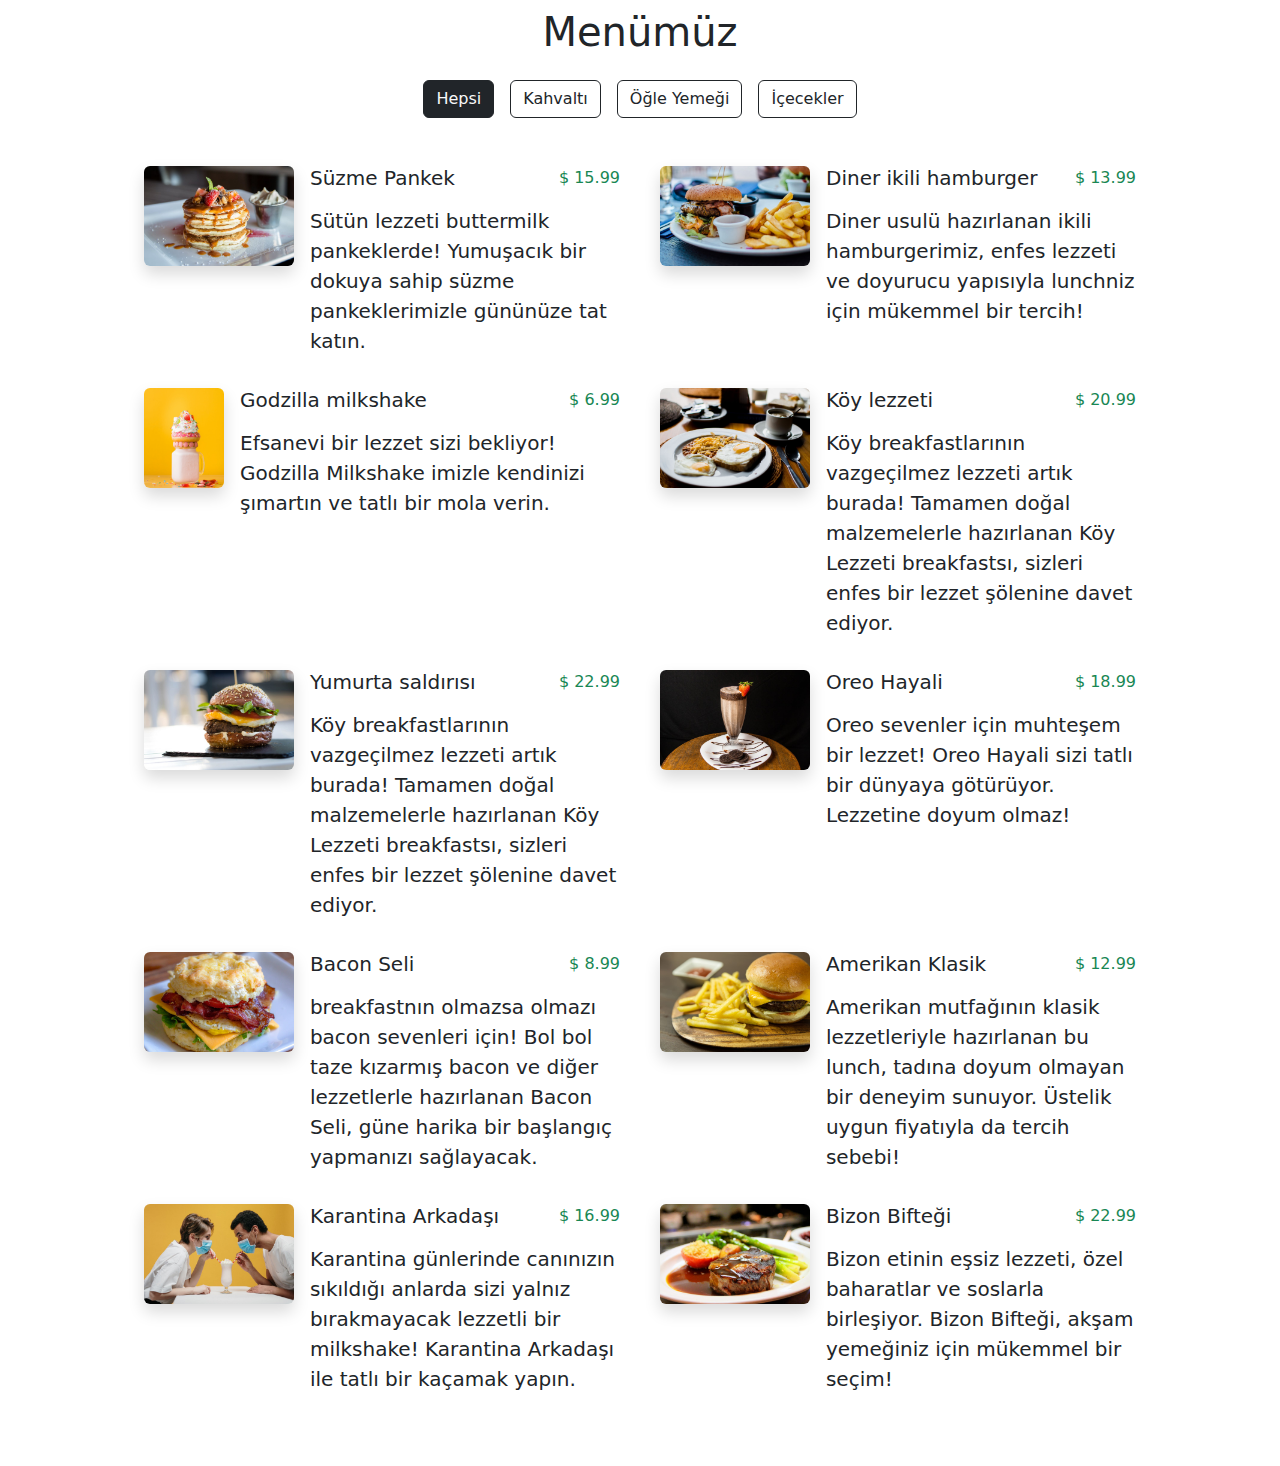
<file: index.html>
<!DOCTYPE html>
<html lang="en">

<head>
    <meta charset="UTF-8" />
    <meta name="viewport" content="width=device-width, initial-scale=1.0" />
    <title>MENU</title>

    <link rel="stylesheet" href="https://cdnjs.cloudflare.com/ajax/libs/bootstrap/5.3.0/css/bootstrap.min.css" />

    <link rel="stylesheet" href="style.css" />
</head>

<body class="p-2">

    <!-- HEADER BAŞLANGIÇ -->

    <h1 class="text-center">Menümüz</h1>
    <div id="buttons-area" class="d-flex justify-content-center gap-3 my-4"></div>

    <!-- HEADER SON -->

    <!-- MENÜ ALANI -->
    <div id="menu-container" class="row row-cols-1 row-cols-md-2 justify-content-center gap-3 my-5">
    </div>

    <script src="main.js" type="module"></script>

</body>

</html>
</file>
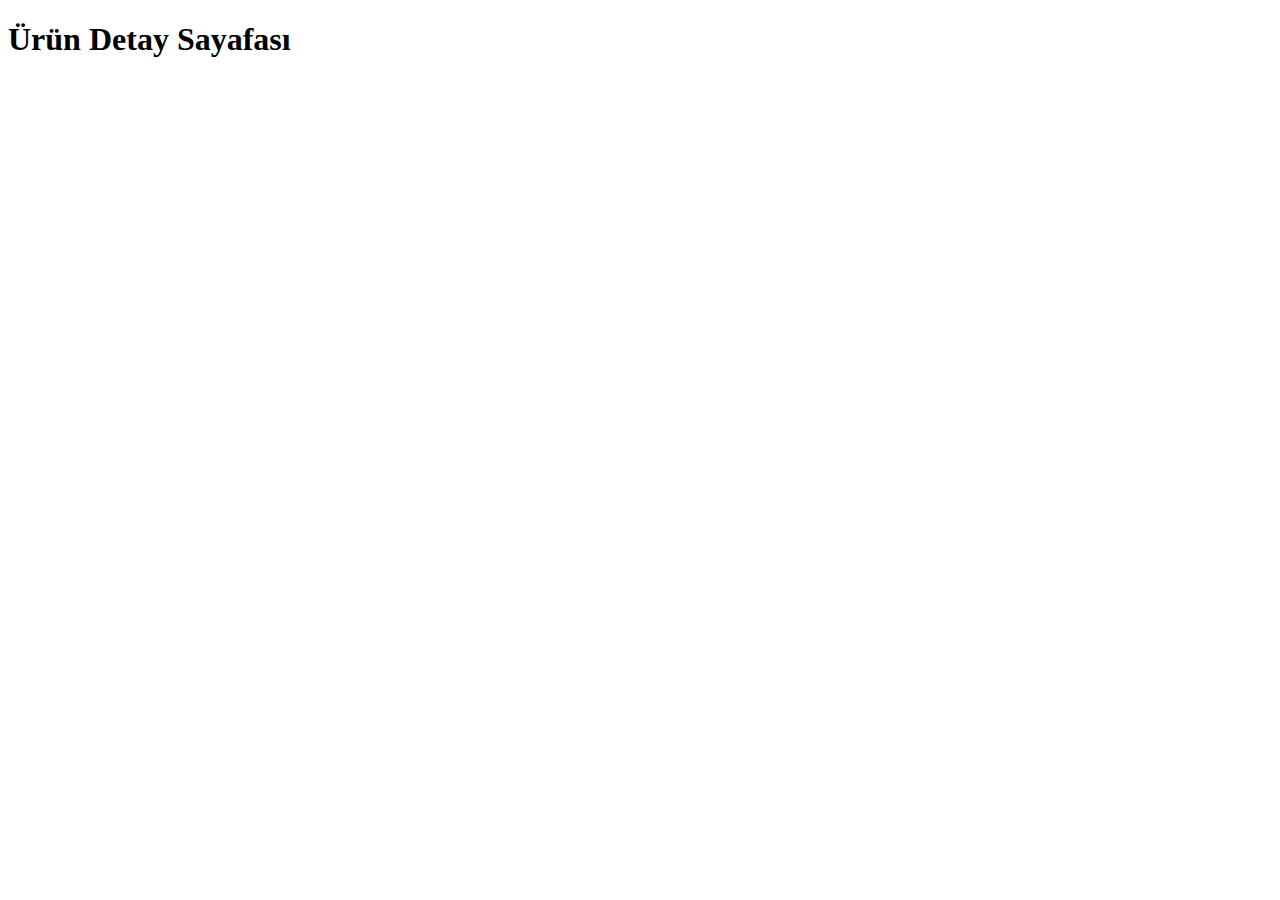
<file: productDetail.html>
<!DOCTYPE html>
<html lang="en">
  <head>
    <meta charset="UTF-8" />
    <meta
      name="viewport"
      content="width=device-width, initial-scale=1.0"
    />
    <title>Document</title>
  </head>
  <body>
    <h1>Ürün Detay Sayafası</h1>
    <h1 id="content"></h1>
  </body>

  <script type="module">
    import menu from './db.js';

    //urldeki parametreleri searchparams değişkenine aktarma
    const searchParams = new URLSearchParams(window.location.search);

    //Parametreler arasında id paramtresini alma
    const id = searchParams.get('id');

    //Diziden idye göre bulma
    const found = menu.find((item) => item.id == id);

    document.getElementById(
      'content'
    ).innerText = `${found.title} ürünün görüntülüyorsunuz`;
  </script>
</html>
</file>
<file: style.css>
#card {
    max-width: 500px;
  }
  
  #card img {
    width: 150px;
    height: 100px;
  }
  
  @media (max-width: 760px) {
    #card {
      max-width: 400px;
    }
  
    #card img {
      width: 100%;
      height: 240px;
    }
  }
</file>
